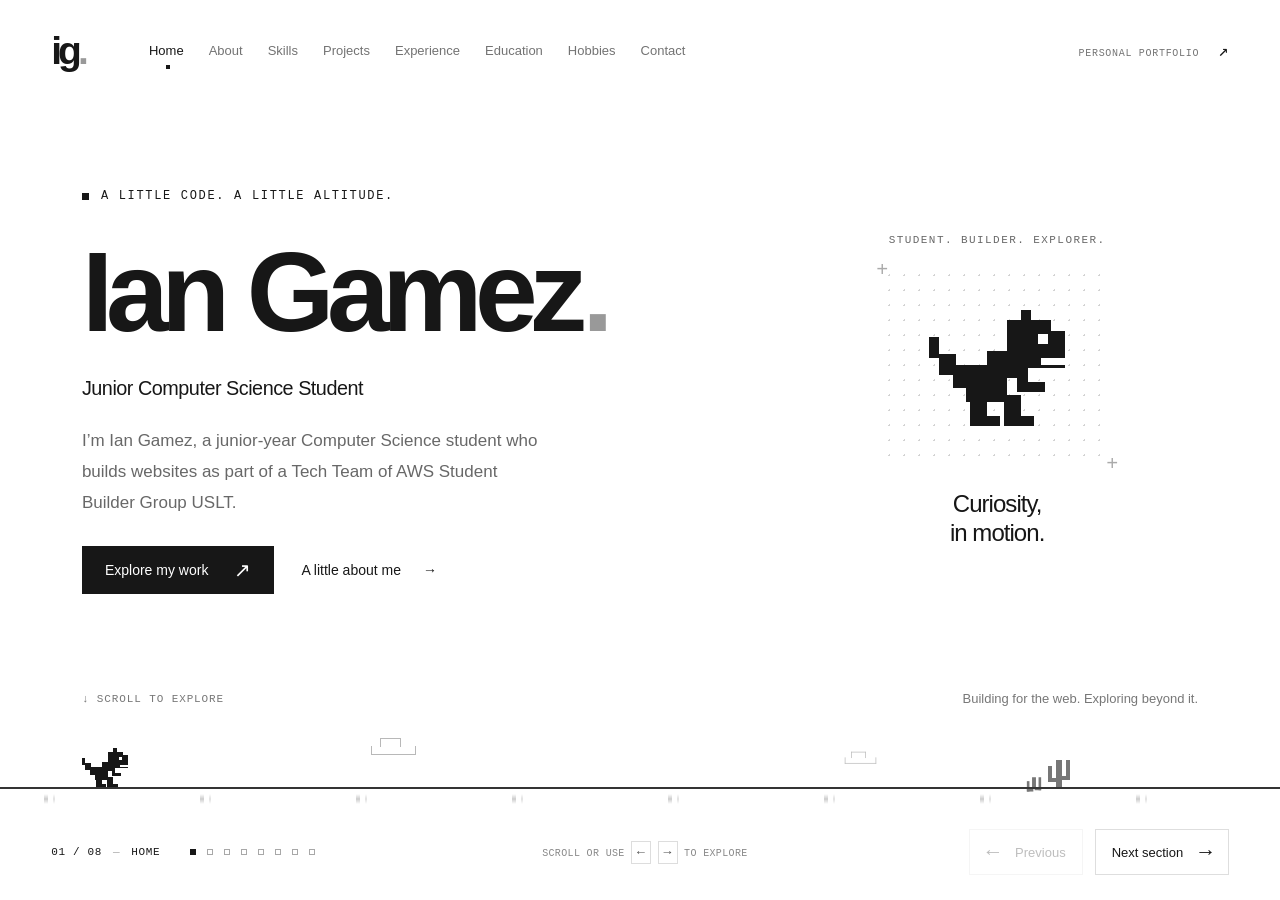
<file: index.html>
<!doctype html>
<html lang="en">
  <head>
    <meta charset="UTF-8" />
    <meta name="viewport" content="width=device-width, initial-scale=1.0" />
    <meta name="description" content="Ian Gamez — junior Computer Science student, Tech Team website builder, and licensed private pilot. Explore my work and interests." />
    <meta name="theme-color" content="#ffffff" />
    <link rel="icon" type="image/svg+xml" href="./assets/icons/favicon.svg" />
    <title>Ian Gamez — Personal Portfolio</title>
    <link rel="stylesheet" href="./styles.css">
  </head>
  <body>
    <a class="skip-link" href="#hero">Skip to content</a>
    <div id="app"></div>
    <noscript><p>This portfolio uses JavaScript for navigation. Ian Gamez is a junior Computer Science student, Tech Team website builder, and licensed private pilot. Please enable JavaScript to explore the portfolio.</p></noscript>
    <script src="./script.js" defer></script>
  </body>
</html>
</file>
<file: styles.css>
/* main */
:root {
  font-family:Arial,sans-serif;
  color:#171717;
  background:#fff;
  font-synthesis:none;
  font-weight:400;
  --line:#dedede;
  --muted:#686868;
  --mono:'Courier New',monospace;
  --header:100px;
  --footer:96px
}

* {
  box-sizing:border-box
}
body {
  margin:0
}
button,a {
  -webkit-tap-highlight-color:transparent
}
button,input {
  font:inherit
}
button,a {
  touch-action:manipulation
}
button {
  color:inherit
}
a {
  color:inherit;
  text-decoration:none
}
button {
  cursor:pointer
}
button:disabled {
  cursor:default
}
button:focus-visible,a:focus-visible,[tabindex]:focus-visible {
  outline:3px solid #171717;
  outline-offset:5px
}
h1,h2,h3,p {
  margin:0
}
h1,h2 {
  font-family:Arial,sans-serif;
  font-weight:600;
  letter-spacing:-.065em;
  line-height:.99
}
h1 {
  font-size:clamp(72px,8.8vw,142px);
  white-space:nowrap
}
h2 {
  font-size:clamp(64px,7.2vw,116px)
}
h3 {
  font-family:Arial,sans-serif;
  font-size:26px;
  letter-spacing:-.035em;
  font-weight:500
}
p {
  font-size:17px;
  line-height:1.8;
  color:var(--muted)
}
button {
  border:0;
  background:none
}
::selection {
  background:#171717;
  color:white
}
.skip-link {
  position:fixed;
  top:10px;
  left:10px;
  transform:translateY(-160%);
  background:#171717;
  color:white;
  padding:15px;
  z-index:100
}
.skip-link:focus {
  transform:translateY(0)
}
.portfolio-track {
  display:flex;
  width:100%;
  height:100dvh;
  overflow-x:auto;
  overflow-y:hidden;
  scroll-snap-type:x mandatory;
  scroll-behavior:smooth;
  scrollbar-width:none;
  overscroll-behavior-x:contain
}
.portfolio-track::-webkit-scrollbar {
  display:none
}
.portfolio-section {
  position:relative;
  flex:0 0 100%;
  width:100%;
  height:100dvh;
  scroll-snap-align:start;
  scroll-snap-stop:always;
  overflow:hidden
}
.section-details {
  position:relative;
  height:calc(100dvh - var(--header) - var(--footer) - 90px);
  margin-top:var(--header);
  overflow-y:auto;
  overflow-x:hidden;
  overscroll-behavior:contain;
  scrollbar-width:thin;
  scroll-padding-top:24px
}
.section-intro {
  position:relative;
  min-height:100%;
  display:grid;
  grid-template-columns:1.65fr 1fr;
  align-items:center;
  padding:30px 6.4vw 62px;
  gap:4vw
}
.section-copy {
  position:relative;
  z-index:1
}
.eyebrow {
  font:12px var(--mono);
  letter-spacing:.14em;
  display:flex;
  align-items:center;
  gap:12px;
  margin-bottom:32px;
  line-height:1.5
}
.tiny-square {
  display:inline-block;
  width:7px;
  height:7px;
  background:#171717
}
.heading-dot {
  margin-left:3px;
  color:#999
}
.hero-title {
  font-size:clamp(17px,1.55vw,23px);
  letter-spacing:-.025em;
  color:#171717;
  margin-top:22px
}
.intro-text {
  max-width:475px;
  margin:22px 0 30px;
  font-size:17px;
  line-height:1.8
}
.hero-section .intro-text {
  max-width:460px;
  margin:20px 0 28px
}
.section-aside {
  display:flex;
  align-items:center;
  justify-content:center;
  flex-direction:column
}
.large-index {
  font-family:Arial,sans-serif;
  font-size:clamp(130px,22vw,320px);
  font-weight:500;
  letter-spacing:-.08em;
  line-height:1;
  color:#f3f3f3;
  -webkit-text-stroke:1px #dedede
}
.aside-label {
  font:12px var(--mono);
  letter-spacing:.2em;
  color:#767676;
  margin-top:18px
}
.hero-stamp {
  width:100%;
  max-width:310px;
  display:flex;
  align-items:center;
  flex-direction:column;
  gap:22px
}
.hero-stamp>span:first-child {
  font:11px var(--mono);
  letter-spacing:.13em;
  color:#686868
}
.stamp-grid {
  height:200px;
  width:230px;
  background-image:radial-gradient(#d3d3d3 1px,transparent 1px);
  background-size:15px 15px;
  display:grid;
  place-items:center;
  position:relative
}
.stamp-grid:before,.stamp-grid:after {
  content:'+';
  font:20px var(--mono);
  position:absolute;
  top:-9px;
  left:-6px;
  color:#aaa
}
.stamp-grid:after {
  left:auto;
  top:auto;
  right:-6px;
  bottom:-8px
}
.stamp-grid svg {
  width:136px;
  height:116px
}
.hero-stamp>span:last-child {
  font-family:Arial,sans-serif;
  font-size:24px;
  line-height:1.2;
  letter-spacing:-.04em;
  text-align:center
}
.hero-footnote {
  position:absolute;
  bottom:8px;
  left:6.4vw;
  right:6.4vw;
  display:flex;
  justify-content:space-between;
  align-items:center;
  color:#777
}
.hero-footnote span:first-child {
  font:11px var(--mono);
  letter-spacing:.08em
}
.hero-footnote span:last-child {
  font-size:13px
}
.detail-content {
  position:relative;
  min-height:100%;
  padding:32px 6.4vw 50px;
  border-top:1px solid var(--line)
}
.detail-header {
  display:flex;
  align-items:center;
  justify-content:space-between;
  gap:24px;
  margin-bottom:36px
}
.detail-header h3 {
  font:13px var(--mono);
  text-transform:uppercase;
  letter-spacing:.08em
}
.bottom-back {
  margin-top:40px
}
.content-grid {
  display:grid;
  grid-template-columns:repeat(3,minmax(0,1fr));
  gap:30px
}
.about-grid {
  display:grid;
  grid-template-columns:.8fr 1.2fr;
  gap:64px;
  align-items:start
}
.about-grid p {
  margin-top:18px
}
.fact-list {
  display:grid;
  grid-template-columns:repeat(3,1fr);
  gap:20px;
  margin-top:32px
}
.fact {
  display:flex;
  flex-direction:column;
  border-top:1px solid var(--line);
  padding-top:18px;
  gap:10px
}
.fact>span {
  font:11px var(--mono);
  color:var(--muted)
}
.fact strong {
  font-size:16px;
  font-weight:500
}
.fact small {
  color:var(--muted);
  font-size:13px;
  line-height:1.6
}
.empty-state {
  border:1px solid var(--line);
  padding:55px;
  text-align:center
}
.empty-state h3 {
  margin:25px 0 12px
}
.pixel-symbol {
  font:50px var(--mono)
}
.text-card {
  border-top:1px solid #171717;
  padding:30px 0
}
.text-card p {
  margin-top:14px
}
.text-card ul {
  line-height:2;
  color:var(--muted);
  padding-left:20px
}
.skill-card ul {
  display:grid;
  gap:10px;
  margin:22px 0 0;
  padding:0;
  list-style:none
}
.skill-card li {
  display:flex;
  align-items:center;
  gap:12px;
  min-height:32px;
  line-height:1.35;
  color:#3f3f3f
}
.tech-mark {
  display:inline-grid;
  flex:0 0 30px;
  width:30px;
  height:30px;
  place-items:center;
  border:1px solid #bdbdbd;
  background:#f7f7f7;
  color:#171717;
  box-shadow:3px 3px 0 #e5e5e5
}
.tech-mark img {
  display:block;
  width:17px;
  height:17px;
  object-fit:contain
}
.education-grid {
  display:grid;
  grid-template-columns:1fr 1fr;
  gap:70px
}
.timeline article {
  border-top:1px solid var(--line);
  padding:30px 0;
  display:grid;
  grid-template-columns:100px 1fr
}
.timeline-index {
  font:20px var(--mono);
  color:#888
}
.timeline p {
  margin-top:12px
}
.timeline .eyebrow {
  margin-bottom:15px
}
.contact-links {
  display:flex;
  flex-wrap:wrap;
  gap:16px
}
.contact-placeholder {
  font-size:14px;
  display:flex;
  align-items:center;
  gap:10px
}
.status-square {
  height:7px;
  width:7px;
  background:#999
}


/* components */
.site-header {
  position:fixed;
  top:0;
  left:0;
  width:100%;
  height:var(--header);
  padding:0 4vw;
  display:flex;
  align-items:center;
  gap:5vw;
  background:#fff;
  z-index:10
}
.wordmark {
  font-family:Arial,sans-serif;
  font-size:39px;
  font-weight:700;
  letter-spacing:-.1em;
  line-height:1
}
.brand-dot {
  color:#999
}
.site-header nav {
  display:flex;
  align-items:center;
  gap:25px
}
.site-header nav a {
  font-size:13px;
  color:#737373;
  position:relative;
  padding:13px 0
}
.site-header nav a:hover,.site-header nav a[aria-current] {
  color:#171717
}
.site-header nav a[aria-current]:after {
  content:'';
  position:absolute;
  bottom:2px;
  left:50%;
  width:4px;
  height:4px;
  background:#171717
}
.header-note {
  margin-left:auto;
  white-space:nowrap;
  font:10px var(--mono);
  letter-spacing:.07em;
  color:#747474
}
.header-note span {
  margin-left:12px;
  font-size:17px;
  color:#171717
}
.menu-toggle {
  display:none
}
.button {
  display:inline-flex;
  align-items:center;
  justify-content:center;
  gap:26px;
  padding:15px 22px;
  min-height:48px;
  font-size:14px;
  font-weight:500;
  border:1px solid var(--line);
  transition:background .18s,color .18s
}
.button:hover {
  background:#f0f0f0
}
.button.primary {
  background:#171717;
  color:white;
  border-color:#171717
}
.button.primary:hover {
  background:#393939
}
.button span {
  font-size:20px;
  line-height:16px
}
.text-link {
  display:inline-flex;
  gap:22px;
  align-items:center;
  min-height:48px;
  padding:12px 0;
  font-size:14px;
  border-bottom:1px solid transparent
}
.text-link:hover {
  border-bottom-color:#171717
}
.hero-section .text-link {
  margin-left:27px
}
.landscape {
  position:fixed;
  bottom:var(--footer);
  left:0;
  width:100%;
  height:78px;
  z-index:3;
  pointer-events:none;
  background:linear-gradient(transparent 60%,#fff 60%)
}
.ground {
  position:absolute;
  bottom:15px;
  left:0;
  right:0;
  border-top:2px solid #343434
}
.ground-specks {
  position:absolute;
  bottom:0;
  width:100%;
  height:10px;
  background:repeating-linear-gradient(90deg,transparent 0 44px,#aaa 44px 48px,transparent 48px 53px,#ccc 53px 55px,transparent 55px 156px);
  mask-image:linear-gradient(transparent,#000,transparent);
  opacity:.6
}
.dinosaur {
  position:absolute;
  bottom:16px;
  left:6.4vw;
  width:46px;
  height:40px
}
.dinosaur svg {
  width:100%;
  height:100%;
  display:block
}
.pixel-plant {
  position:absolute;
  right:17%;
  bottom:17px;
  height:27px;
  width:6px;
  background:#777
}
.pixel-plant:before {
  content:'';
  position:absolute;
  width:6px;
  height:12px;
  left:-8px;
  top:6px;
  border-left:4px solid #777;
  border-bottom:4px solid #777
}
.pixel-plant:after {
  content:'';
  position:absolute;
  width:6px;
  height:16px;
  left:4px;
  top:0;
  border-right:4px solid #777;
  border-bottom:4px solid #777
}
.plant-two {
  right:19%;
  height:15px;
  transform:scale(.65);
  transform-origin:bottom
}
.cloud {
  position:absolute;
  width:45px;
  height:9px;
  border:1px solid #b8b8b8;
  border-top:0;
  bottom:49px;
  left:29%
}
.cloud:before {
  content:'';
  position:absolute;
  width:19px;
  height:8px;
  left:8px;
  top:-8px;
  border:1px solid #b8b8b8;
  border-bottom:0
}
.cloud-two {
  left:auto;
  right:31%;
  bottom:39px;
  transform:scale(.7)
}
.site-footer {
  position:fixed;
  bottom:0;
  left:0;
  right:0;
  height:var(--footer);
  display:flex;
  align-items:center;
  justify-content:space-between;
  padding:0 4vw;
  background:white;
  gap:25px;
  z-index:5
}
.progress {
  display:flex;
  align-items:center;
  gap:25px
}
.progress-text {
  display:flex;
  gap:11px;
  font:11px var(--mono);
  letter-spacing:.06em;
  white-space:nowrap
}
.progress-divider {
  color:#aaa
}
.progress-markers {
  display:flex;
  gap:1px
}
.progress-markers button {
  padding:12px 4px;
  min-width:16px;
  min-height:44px;
  display:grid;
  place-items:center
}
.progress-markers button span {
  width:6px;
  height:6px;
  border:1px solid #a8a8a8
}
.progress-markers button[aria-current] span {
  background:#171717;
  border-color:#171717
}
.navigation-hint {
  font:10px var(--mono);
  letter-spacing:.035em;
  color:#888;
  white-space:nowrap
}
kbd {
  font:13px var(--mono);
  border:1px solid #ddd;
  padding:3px 5px;
  color:#555
}
.section-controls {
  display:flex;
  gap:12px
}
.section-controls button {
  min-height:46px;
  border:1px solid var(--line);
  display:flex;
  align-items:center;
  justify-content:center;
  gap:16px;
  padding:10px 16px;
  font-size:13px
}
.section-controls button>span:not(.control-label) {
  font:21px var(--mono)
}
.section-controls button:disabled {
  opacity:.28
}
.section-controls button:hover:not(:disabled) {
  background:#171717;
  color:white
}
.image-frame {
  position:relative;
  aspect-ratio:1.65;
  background:#f7f7f7;
  border:1px solid #e6e6e6;
  overflow:hidden
}
.image-placeholder {
  height:100%;
  display:flex;
  align-items:center;
  justify-content:center;
  flex-direction:column;
  gap:25px;
  background-image:radial-gradient(#ddd 1px,transparent 1px);
  background-size:14px 14px;
  font:10px var(--mono);
  letter-spacing:.12em;
  color:#666
}
.placeholder-pixel {
  font:42px var(--mono);
  color:#bbb
}
.image-frame img {
  position:absolute;
  inset:0;
  width:100%;
  height:100%;
  object-fit:cover
}
.image-frame.portrait {
  aspect-ratio:1
}
.card-meta {
  display:flex;
  justify-content:space-between;
  font:11px var(--mono);
  letter-spacing:.07em;
  color:#888;
  margin:21px 0 14px
}
.project-card h3 {
  font-size:24px
}
.project-card p {
  font-size:15px;
  margin-top:12px
}
.tags {
  display:flex;
  flex-wrap:wrap;
  gap:8px;
  margin-top:15px
}
.tags span {
  font:11px var(--mono);
  border:1px solid var(--line);
  padding:7px 9px
}
.project-links {
  display:flex;
  gap:24px;
  font-size:14px;
  margin-top:20px
}
.project-links a {
  border-bottom:1px solid #aaa;
  padding-bottom:5px
}


/* animations */
@keyframes step-one {
  0%,49% {
  transform:translateY(0)
}
50%,100% {
  transform:translateY(-3px)
}

}

@keyframes step-two {
  0%,49% {
  transform:translateY(-3px)
}
50%,100% {
  transform:translateY(0)
}

}

@keyframes travel {
  0%,100% {
  transform:translateY(0)
}
50% {
  transform:translateY(-3px)
}

}

.is-travelling .dinosaur .leg-one {
  animation:step-one .18s steps(1) infinite
}
.is-travelling .dinosaur .leg-two {
  animation:step-two .18s steps(1) infinite
}
.is-travelling .dinosaur {
  animation:travel .25s steps(2) infinite
}

@media(prefers-reduced-motion:reduce) {
  *,*:before,*:after {
  animation:none!important;
  transition:none!important;
  scroll-behavior:auto!important
}

}


/* responsive */
@media(min-width:1500px) {
  .section-intro {
  padding-left:9vw;
  padding-right:9vw
}
.hero-footnote {
  left:9vw;
  right:9vw
}
.intro-text {
  font-size:19px;
  max-width:510px
}

}

@media(min-width:901px) and (min-height:561px) and (max-height:760px) {
  :root {
  --header:80px;
  --footer:80px
}
.section-intro {
  padding-top:20px;
  padding-bottom:32px
}
h1 {
  font-size:min(8vw,100px)
}
h2 {
  font-size:min(6.4vw,80px)
}
.eyebrow {
  margin-bottom:22px
}
.hero-title {
  margin-top:16px
}
.intro-text,.hero-section .intro-text {
  margin-top:16px;
  margin-bottom:22px;
  font-size:16px;
  line-height:1.7
}
.hero-footnote {
  display:none
}
.stamp-grid {
  height:160px
}
.hero-stamp {
  gap:16px
}

}

@media(max-width:1150px) {
  .site-header {
  gap:4vw
}
.site-header nav {
  gap:19px
}
.header-note {
  display:none
}
.navigation-hint {
  display:none
}
.hero-section .text-link {
  margin-left:16px
}
.section-intro {
  grid-template-columns:1.8fr 1fr
}
.hero-stamp {
  transform:scale(.9)
}
.progress {
  gap:18px
}

}

@media(max-width:900px),(max-height:560px) {
  
 :root {
  --header:76px;
  --footer:90px
}
html {
  scroll-behavior:smooth;
  scroll-padding-top:90px
}
.site-header {
  height:76px;
  padding:0 6vw;
  border-bottom:1px solid var(--line);
  justify-content:space-between
}
.wordmark {
  font-size:35px
}
.menu-toggle {
  display:flex;
  align-items:center;
  gap:15px;
  font-size:14px;
  min-height:48px
}
.menu-toggle span {
  font-size:22px
}
.site-header nav {
  display:none;
  position:absolute;
  top:76px;
  left:0;
  width:100%;
  padding:20px 6vw 28px;
  background:white;
  border-bottom:1px solid var(--line);
  grid-template-columns:1fr 1fr;
  gap:7px 20px
}
.site-header.menu-open nav {
  display:grid
}
.site-header nav a {
  font-size:16px;
  padding:13px 0
}
.site-header nav a[aria-current]:after {
  left:auto;
  right:12px;
  bottom:21px
}
.portfolio-track {
  display:block;
  height:auto;
  overflow:visible;
  scroll-snap-type:none;
  padding-top:76px
}
.portfolio-section {
  width:100%;
  height:auto;
  min-height:calc(100dvh - 76px);
  overflow:visible;
  scroll-margin-top:76px;
  border-bottom:1px solid var(--line)
}
.section-details {
  height:auto;
  max-height:none;
  overflow:visible;
  margin:0
}
.section-intro {
  min-height:75dvh;
  padding:70px 7vw 60px;
  grid-template-columns:1fr;
  gap:40px
}
.hero-section .section-intro {
  min-height:calc(100dvh - 76px);
  padding-top:60px;
  padding-bottom:90px
}
.section-aside {
  display:none
}
.hero-section .section-aside {
  display:flex;
  position:absolute;
  right:8vw;
  bottom:90px;
  opacity:.12;
  pointer-events:none
}
.hero-stamp {
  max-width:170px
}
.hero-stamp>span {
  display:none
}
.stamp-grid {
  width:160px;
  height:130px;
  background:none
}
.stamp-grid svg {
  width:95px
}
.stamp-grid:before,.stamp-grid:after {
  display:none
}
.hero-footnote {
  left:7vw;
  right:7vw;
  bottom:30px
}
.hero-footnote span:last-child {
  display:none
}
h1 {
  font-size:clamp(58px,12vw,104px)
}
h2 {
  font-size:clamp(56px,11vw,92px)
}
.hero-title {
  font-size:18px
}
.intro-text {
  font-size:17px;
  max-width:500px
}
.eyebrow {
  font-size:11px;
  margin-bottom:27px
}
.detail-content {
  padding:35px 7vw 55px;
  min-height:0;
  scroll-margin-top:90px
}
.detail-header {
  align-items:flex-start;
  flex-direction:column;
  gap:15px
}
.content-grid {
  grid-template-columns:1fr 1fr
}
.about-grid {
  grid-template-columns:1fr;
  gap:30px
}
.portrait {
  max-width:400px
}
.education-grid {
  gap:30px
}
.landscape {
  position:relative;
  bottom:auto;
  height:80px;
  margin-top:25px
}
.site-footer {
  position:relative;
  height:auto;
  padding:30px 6vw;
  flex-wrap:wrap;
  gap:25px
}
.progress {
  flex-wrap:wrap
}
.progress-markers button {
  min-width:28px
}
.section-controls {
  margin-left:auto
}
.fact-list {
  gap:16px
}
.section-intro .button {
  position:relative;
  z-index:2
}


}

@media(max-width:540px) {
  .hero-section .text-link {
  margin-left:0;
  display:flex;
  width:max-content;
  margin-top:8px
}
.hero-section .section-aside {
  right:0;
  bottom:65px
}
.content-grid,.education-grid {
  grid-template-columns:1fr;
  gap:35px
}
.fact-list {
  grid-template-columns:1fr
}
.fact {
  gap:6px
}
.detail-header h3 {
  font-size:12px
}
.empty-state {
  padding:35px 22px
}
.timeline article {
  grid-template-columns:45px 1fr
}
.site-footer {
  align-items:flex-start;
  flex-direction:column
}
.section-controls {
  margin:0;
  justify-content:space-between;
  width:100%
}
.progress {
  width:100%;
  justify-content:space-between;
  gap:10px
}
.progress-text {
  font-size:10px;
  gap:7px
}
.progress-markers button {
  min-width:22px
}
.contact-links .button {
  max-width:100%;
  overflow-wrap:anywhere
}
.hero-title {
  max-width:270px
}
.intro-text {
  max-width:340px
}

}


/* Keep long names and contact details within narrow viewports. */
h1 { white-space: normal; overflow-wrap: anywhere; }
.section-copy { min-width: 0; }
</file>
